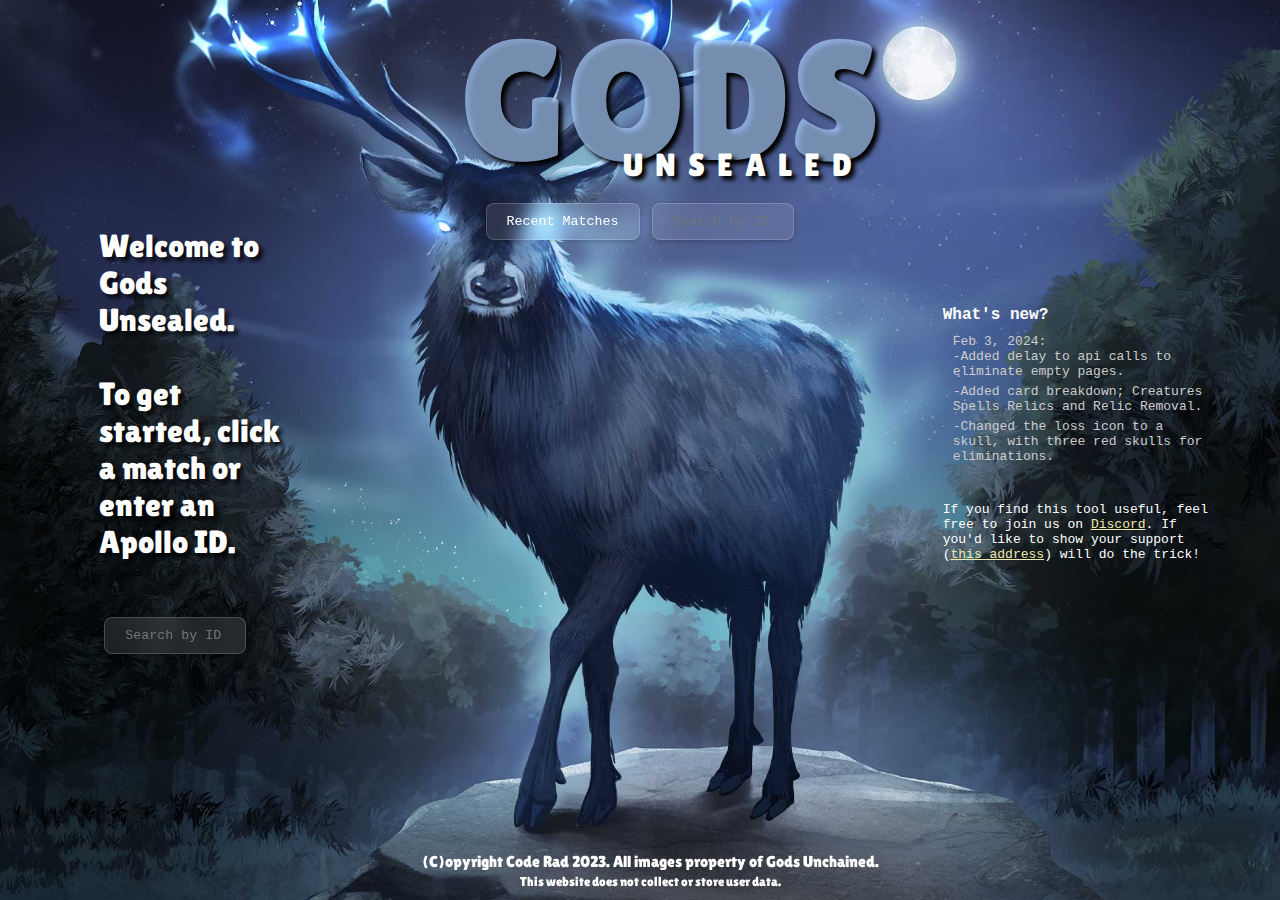
<file: index.html>
<!DOCTYPE html>
<html lang="en">

<head>
    <!-- Google tag (gtag.js) -->
    <script async src="https://www.googletagmanager.com/gtag/js?id=G-XR2TSE4W4R"></script>
    <script>
        window.dataLayer = window.dataLayer || [];
        function gtag() { dataLayer.push(arguments); }
        gtag('js', new Date());

        gtag('config', 'G-XR2TSE4W4R');
    </script>

    <meta charset="UTF-8">
    <meta http-equiv="X-UA-Compatible" content="IE=edge">
    <meta name="viewport" content="width=device-width, initial-scale=1.0">
    <meta http-equiv="Permissions-Policy" content="interest-cohort=(), user-id=()">
    <link rel="stylesheet" href="styles.css">
    <link rel="preconnect" href="https://fonts.googleapis.com">
    <link rel="preconnect" href="https://fonts.gstatic.com" crossorigin>
    <link href="https://fonts.googleapis.com/css2?family=Lilita+One&display=swap" rel="stylesheet">
    <link rel="icon" type="image/x-icon" href="images/favicon.ico">
    <title>Gods Unsealed</title>


    <script defer src="godsUnsealed.js"></script>
</head>

<body>
    <div class="container">
        <div class="panel" id="panel-left">
            <div class="welcome-container">
                <div class="welcome-content">Welcome to Gods Unsealed.<br><br>To get started, click a match or enter an
                    Apollo ID.<br><br>
                    <input class="button" type="text" id="userId" name="userId"
                        onkeypress="if (event.key === 'Enter') displayMatchList(this.value)" placeholder="Search by ID"
                        style="width: 100px;" autocomplete="on">
                </div>
            </div>
        </div>

        <div class="panel" id="panel-center">
            <div class="center-top">
                <div class="logo-container">
                    <div class="logo-top">GODS</div>
                    <div class="logo-bottom">U N S E A L E D</div>
                </div>
                <button class="button" id="recents" onclick="displayMatchList()">Recent Matches</button>

                <input class="button" type="text" id="userId" name="userId"
                    onkeypress="if (event.key === 'Enter') displayMatchList(this.value)" placeholder="Search by ID"
                    style="width: 100px;" autocomplete="on">

               <!-- <button class="button" id="threats">Threat Analysis</button> -->
            </div>

            <div class="center-bottom" id="match-list"></div>
        </div>

        <div class="panel" id="panel-right">
            <div class="notes-container"><div class="notes-content">
                <h1>What's new?</h1>
                <ul>
                  Feb 3, 2024:
                  <li>-Added delay to api calls to eliminate empty pages.</li>                  
                  <li>-Added card breakdown; Creatures Spells Relics and Relic Removal.</li>
                  <li>-Changed the loss icon to a skull, with three red skulls for eliminations.</li>
                </ul>
                <br>
                <p class="notes-call">If you find this tool useful, feel free to join us on <a href="https://discord.gg/B5Bhhdc6Pf">Discord</a>. If you'd like to show your support (<a href="#" onclick="copyToClipboard('0x6a303302f30e4b86c699c098e56b913dae8823a3')">this address</a>) will do the trick!</p>
<span id="copyNotification" style="display:none;">Copied to clipboard!</span><br><br>




            </div></div>





        </div>
    </div>

    <div class="footer">
        (C)opyright Code Rad 2023. All images property of Gods Unchained.<br>
        <small>This website does not collect or store user data.</small>
    </div>



</body>

</html>
</file>
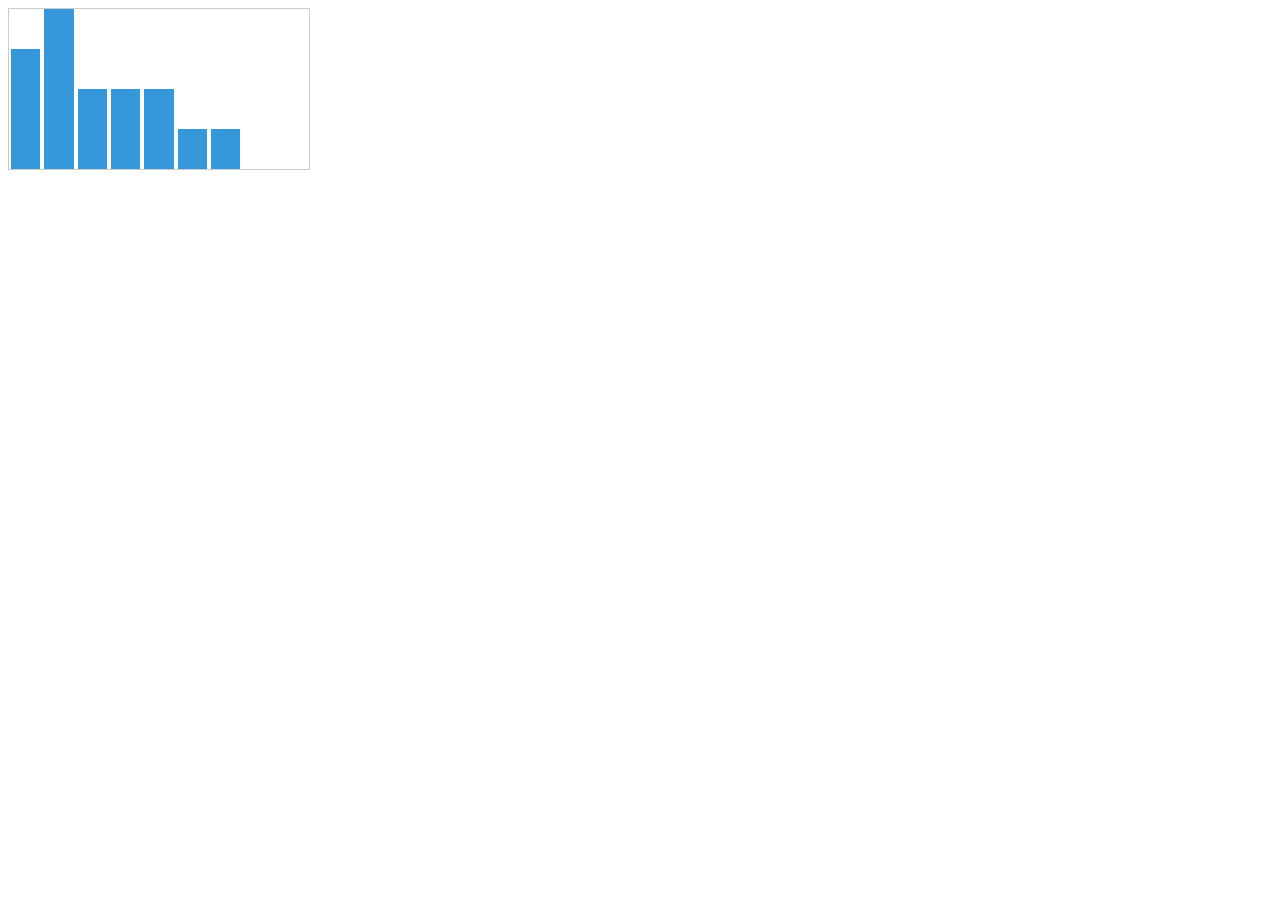
<file: docs/ref/bars.html>
<!DOCTYPE html>
<html lang="en">
<head>
  <meta charset="UTF-8">
  <meta name="viewport" content="width=device-width, initial-scale=1.0">
  <style>
    .bar-graph {
        
      width: 300px;
      /* height: 200px; */
      border: 1px solid #ccc;
      display: flex;
      flex-direction: row;
      align-items: baseline;
      /* flex-direction: column-reverse; */
    }

    .bar {
      flex: 1;
      background-color: #3498db; /* Blue color for bars */
      margin: 0 2px;
      transition: height 0.5s ease; /* Add transition effect */
    }

    /* Adjust the height of each bar based on the data (multiplied by 20) */
    .bar:nth-child(1) { height: calc(6 * 20px); }
    .bar:nth-child(2) { height: calc(8 * 20px); }
    .bar:nth-child(3) { height: calc(4 * 20px); }
    .bar:nth-child(4) { height: calc(4 * 20px); }
    .bar:nth-child(5) { height: calc(4 * 20px); }
    .bar:nth-child(6) { height: calc(2 * 20px); }
    .bar:nth-child(7) { height: calc(2 * 20px); }
    .bar:nth-child(8) { height: calc(0 * 20px); }
    .bar:nth-child(9) { height: calc(0 * 20px); }
  </style>
</head>
<body>

<div class="bar-graph">
  <div class="bar"></div>
  <div class="bar"></div>
  <div class="bar"></div>
  <div class="bar"></div>
  <div class="bar"></div>
  <div class="bar"></div>
  <div class="bar"></div>
  <div class="bar"></div>
  <div class="bar"></div>
</div>

</body>
</html>
</file>
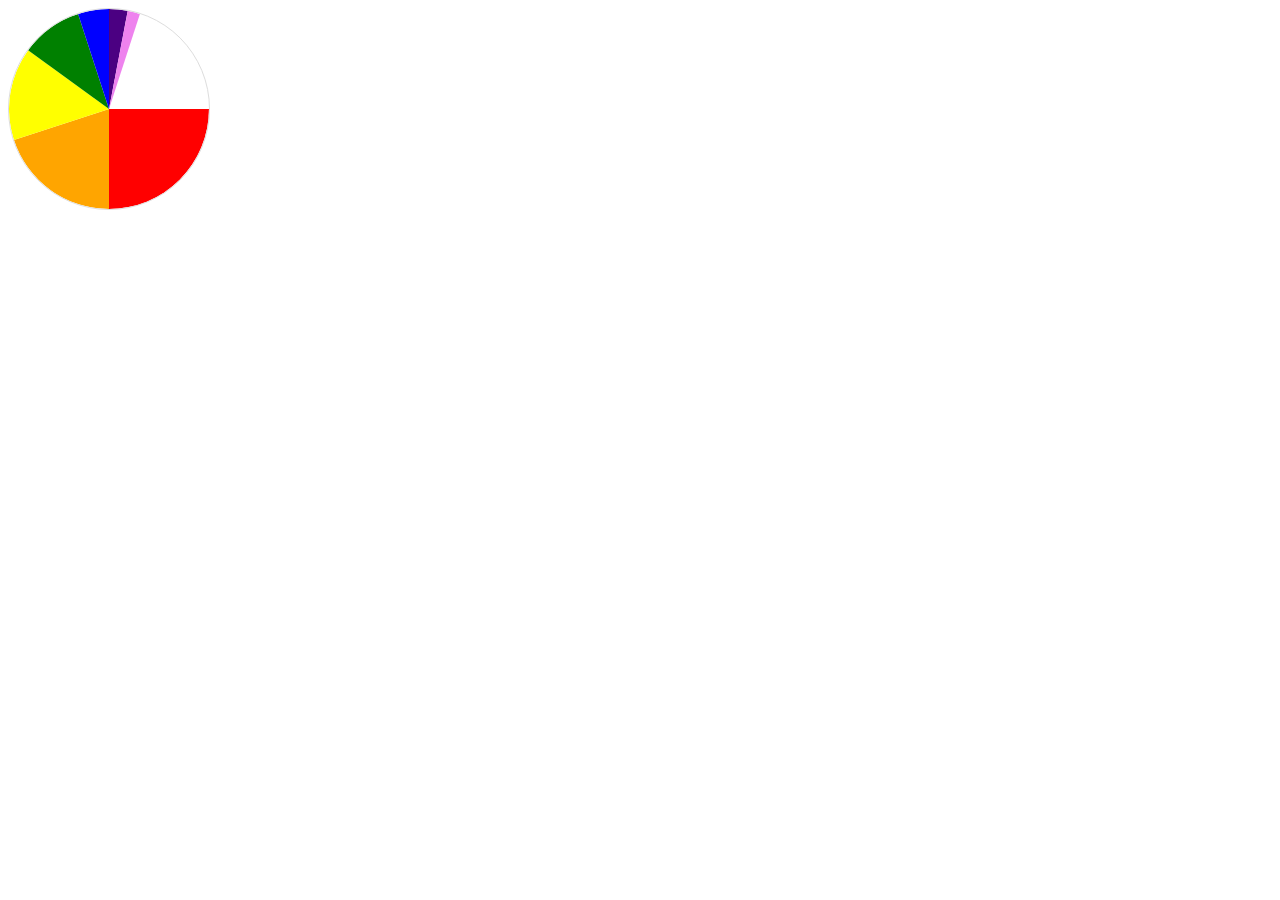
<file: docs/ref/chart2.html>
<!DOCTYPE html>
<html lang="en">
<head>
  <meta charset="UTF-8">
  <meta name="viewport" content="width=device-width, initial-scale=1.0">
  <title>Conical Pie Chart</title>
  <style>
    canvas {
      border: 1px solid #ddd;
      border-radius: 50%;
    }
  </style>
</head>
<body>
  <canvas id="conicalPieChart" width="200" height="200"></canvas>

  <script>
    function drawConicalPieChart(canvasId, percentages) {
      const canvas = document.getElementById(canvasId);
      const ctx = canvas.getContext('2d');
      const centerX = canvas.width / 2;
      const centerY = canvas.height / 2;
      const radius = Math.min(centerX, centerY);

      let startAngle = 0;

      percentages.forEach((percentage, index) => {
        const endAngle = startAngle + (percentage / 100) * (2 * Math.PI);

        const gradient = ctx.createLinearGradient(
          centerX, centerY,
          centerX + Math.cos(startAngle) * radius, centerY + Math.sin(startAngle) * radius
        );

        gradient.addColorStop(0, getGradientColor(index));
        gradient.addColorStop(1, getGradientColor(index));

        ctx.beginPath();
        ctx.moveTo(centerX, centerY);
        ctx.arc(centerX, centerY, radius, startAngle, endAngle, false);
        ctx.fillStyle = gradient;
        ctx.fill();

        startAngle = endAngle;
      });
    }

    function getGradientColor(index) {
      // Provide your color logic here, for simplicity using a set of colors
      const colors = [
        'red', 'orange', 'yellow', 'green', 'blue', 'indigo', 'violet', 'brown', 'grey'
      ];
      return colors[index % colors.length];
    }

    function getPercentage(total, value) {
      return (value / total) * 100;
    }

    // Example usage:
    const totalGames = 100; // Replace with your actual total games count
    const playerMatchInfo = {
      dominationWins: 25,
      decisiveWins: 20,
      closeCalls: 15,
      dominationLosses: 10,
      decisiveLosses: 5,
      nearMisses: 3,
      concessions: 2
      // Add more properties as needed
    };

    const percentages = [
      getPercentage(totalGames, playerMatchInfo.dominationWins),
      getPercentage(totalGames, playerMatchInfo.decisiveWins),
      getPercentage(totalGames, playerMatchInfo.closeCalls),
      getPercentage(totalGames, playerMatchInfo.dominationLosses),
      getPercentage(totalGames, playerMatchInfo.decisiveLosses),
      getPercentage(totalGames, playerMatchInfo.nearMisses),
      getPercentage(totalGames, playerMatchInfo.concessions)
      // Add more percentages as needed
    ];

    drawConicalPieChart('conicalPieChart', percentages);
  </script>
</body>
</html>
</file>
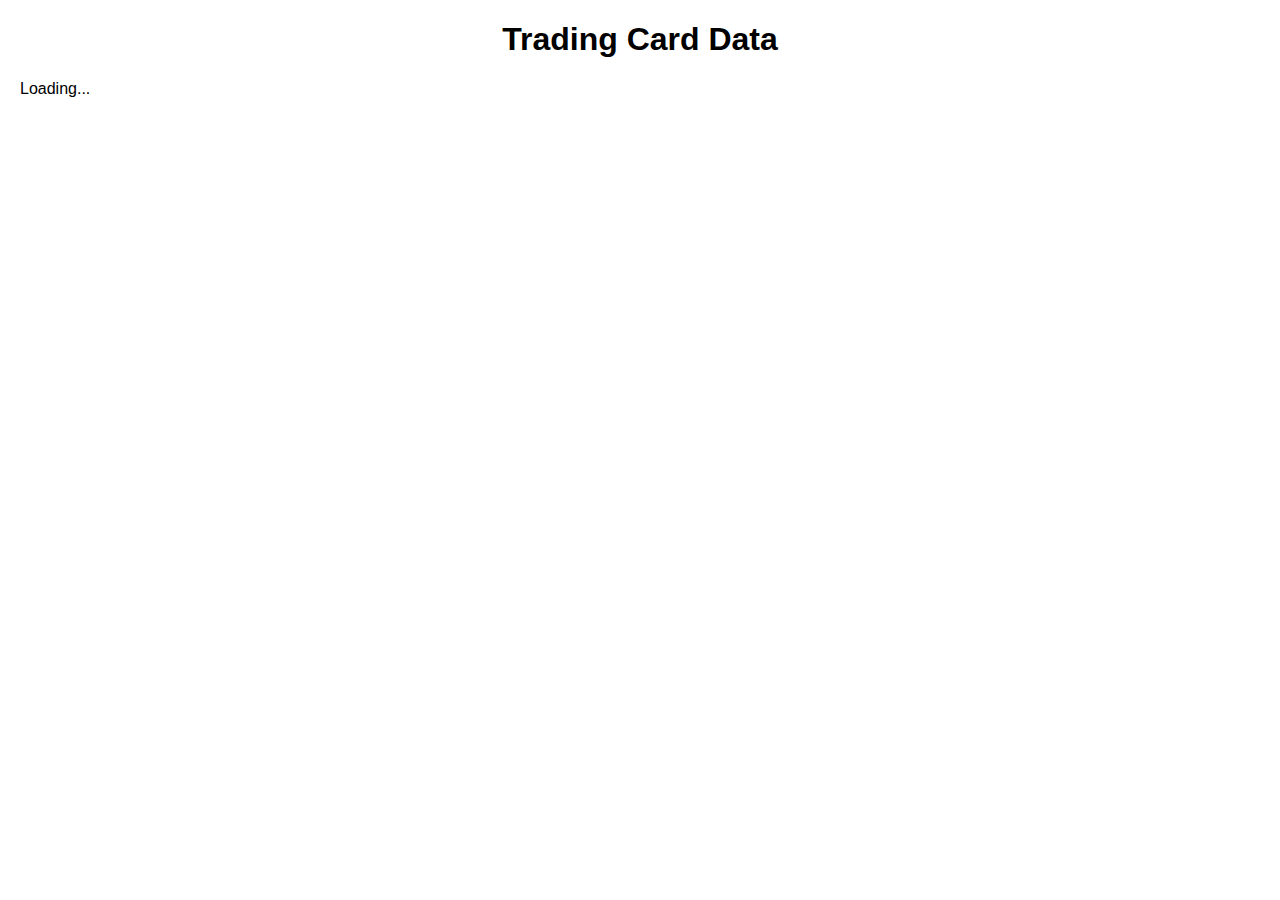
<file: docs/ref/vue.html>
<!DOCTYPE html>
<html lang="en">
<head>
    <meta charset="UTF-8">
    <meta name="viewport" content="width=device-width, initial-scale=1.0">
    <title>Trading Card Data</title>
</head>
<body>

<!-- HTML container for displaying cards -->
<div id="app">
    <h1>Trading Card Data</h1>

    <!-- Display each card as a modern formatted item -->
    <div id="cardContainer"></div>

    <!-- Show a loading message while data is being fetched -->
    <p id="loadingMessage">Loading...</p>

    <!-- Button to load more cards -->
    <button id="loadMoreButton" style="display: none;" onclick="loadMore()">Load More</button>
</div>

<script>
    // Initialize variables
    let cards = [];
    let visibleCards = [];
    let loading = true;
    let itemsPerPage = 10;
    let currentPage = 1;

    // Fetch data from the provided URL
    fetch('https://coderad.github.io/godsunsealed/cardDatabase.json')
        .then(response => response.json())
        .then(data => {
            cards = data;
            loading = false;
            loadMore();
        })
        .catch(error => {
            console.error('Error fetching data:', error);
            loading = false;
        });

    function loadMore() {
        const startIndex = (currentPage - 1) * itemsPerPage;
        const endIndex = startIndex + itemsPerPage;

        // Render visible cards
        visibleCards = cards.slice(0, endIndex);

        // Render cards in the DOM
        const cardContainer = document.getElementById('cardContainer');
        cardContainer.innerHTML = visibleCards.map(renderCard).join('');

        // Update current page
        currentPage++;

        // Show or hide the "Load More" button
        const loadMoreButton = document.getElementById('loadMoreButton');
        loadMoreButton.style.display = (visibleCards.length < cards.length) ? 'block' : 'none';
    }

    function renderCard(card) {
        return `
            <div class="card-item">
                <h2>${card.name}</h2>
                <p><strong>Effect:</strong> ${card.effect}</p>
                <p><strong>God:</strong> ${card.god}</p>
                <p><strong>Rarity:</strong> ${card.rarity}</p>
                <p><strong>Mana:</strong> ${card.mana}</p>
                <p><strong>Attack:</strong> ${card.attack?.Int64 || 'N/A'}</p>
                <p><strong>Health:</strong> ${card.health?.Int64 || 'N/A'}</p>
                <p><strong>Type:</strong> ${card.type}</p>
                <p><strong>Set:</strong> ${card.set}</p>
                <p><strong>Collectable:</strong> ${card.collectable ? 'Yes' : 'No'}</p>
                <hr>
            </div>
        `;
    }
</script>

<!-- Add some basic styling for better presentation -->
<style>
    body {
        font-family: 'Arial', sans-serif;
        margin: 20px;
    }

    h1 {
        text-align: center;
    }

    .card-item {
        border: 1px solid #ccc;
        padding: 10px;
        margin-bottom: 10px;
    }

    button {
        margin-top: 10px;
        padding: 5px 10px;
    }
</style>

</body>
</html>
</file>
<file: styles.css>
/* uncomment the next line to add outlines on everything for testing */
/* * { outline: 1px solid rgb(97, 97, 97) }      */

/* #region main template */
body {
  margin: 0;
  overflow: hidden;
  background-color: #000;
  background-image: url('images/background.jpg');
  background-size: cover;
  background-position-x: center;
  background-position-y: 80%;
  background-repeat: no-repeat;
  font-family: 'Lilita One', sans-serif;
  color: #FFFFFF;
}

.container {
  display: flex;
  height: 100vh;
  width: 100hw;
}

.panel {
  flex: 1;
}

#panel-left {
  max-width: 31%;
}

#panel-center {
  display: flex;
  flex-direction: column;
  margin-bottom: 40px;
  max-width: 38%;
}

#panel-right {
  max-width: 31%;
}

.footer {
  position: fixed;
  bottom: 0;
  left: 0;
  width: 100%;
  color: #fff;
  padding: 10px;
  text-align: center;
}

/* #endregion */

/* #region general elements */
.button {
  background: rgba(255, 255, 255, 0.1);
  backdrop-filter: blur(0.5rem);
  border: 1px solid rgba(255, 255, 255, 0.18);
  box-shadow: 0 2px 4px rgba(0, 0, 0, 0.2);
  font-family: 'Courier New', Courier, monospace;
  color: #fff;
  padding: 10px 20px;
  border-radius: 8px;
  margin: 20px 5px;
}

.button:hover {
  background-color: rgba(255, 255, 255, 0.4);
  scale: 110%;
}

.debug-panel {
  font-family: 'Courier New', Courier, monospace;
  background-color: #000;
  color: chartreuse;
  padding: auto;
  text-justify: left;
  font-size: 0.8em;
}

.welcome-container {
  width: 100%;
  height: 100%;
  display: flex;
  justify-content: center;
  align-items: center;
  /* outline: 2px solid #FFF; */
}

.welcome-content {
  font-size: xx-large;
  width: 50%;
  text-shadow: 4px 4px 4px rgba(0, 0, 0, 0.8);
}

.notes-container {
  width: 100%;
  height: 100%;
  display: flex;
  justify-content: center;
  align-items: center;


}

.notes-content {
  font-family: 'Courier New', Courier, monospace;
  font-size: small;
  color: #CCC;
  margin: 12%;
  padding: 3%;
  border-radius: 3%;
  /* background-color: #00000030; */
}

.notes-content h1 {
  color: #FFFFFF;
  font-size: medium;

}

.notes-content ul {
  list-style: none; /* Remove default bullet points */
  padding: 0; /* Remove default padding */
  margin: 10px; /* Remove default margin */
}

.notes-content li {
  margin-bottom: 5px; /* Adjust the margin between list items as needed */
    /* background-color: #00000030; */
}

.notes-call {
  color: #FFFFFF;
}

.notes-content a:link,
.notes-content a:visited
{
  color: palegoldenrod;
}

/* #endregion */

/* #region player card */
.player-card {
  background-position: bottom left;
  background-repeat: no-repeat;
  height: 94vh;
  display: flex;
  flex-direction: column;
  justify-content: flex-start;
  border-radius: 20px;
  margin: 30px;
  position: relative;
  outline: rgba(255, 255, 255, 0.2) solid 4px;
  outline-offset: -15px;
}

.player-matchlist-button {
  margin-top: -20px;
  margin-bottom: 20px;
  margin-right: 20px;
  margin-left: auto;
  font-family: 'Lilita One';
  font-size: large
  /* padding: 10px 20px; */
}

.player-matchlist-button:hover {
  scale: 101%;
}

.portrait-container {
  display: flex;
  margin-top: auto;
  overflow: hidden;
}

.portrait {
  position: absolute;
  bottom: 0;
  width: 100%;
  pointer-events: none;
}

/* #endregion */

/* #region player overview */

.player-overview {

  display: flex;
  position: relative;
  /* width: 100%; */
  height: 175px;
  /* box-sizing: content-box; */
  text-shadow: 4px 4px 4px rgba(0, 0, 0, 0.8);
  margin: 40px;
}

.player-overview-name {

  position: absolute;
  top: 0;
  left: 0;

  font-size: 30pt;
}

.player-overview-userid {

  position: absolute;
  top: 40px;
  left: 10px;

  font-size: x-large;

}

.player-overview-rank {

  position: absolute;
  right: 0;
  bottom: -20px;
  font-size: 60pt;

}

.player-overview-level {

  position: absolute;
  left: 20px;
  top: 60px;

  font-size: xx-large;

}

.player-overview-gp {
  position: absolute;
  top: 0;
  right: 0;
  border-radius: 50%;
  width: 40%;
  height: auto;
  box-shadow: 4px 4px 4px rgba(0, 0, 0, 0.8);

}

.bar-graph {
  width: 300px;
  height: 150px;
  display: flex;
  flex-direction: row;
  align-items: baseline;
}

.bar {
  flex: 1;
  margin: 0 2px;
  opacity: 0.3;
  transition: height 1.5s ease;
}

.circle-container {
  position: absolute;
  bottom: -40px;
  left: 0;
  display: flex;
  justify-content: flex-start;
  align-items: flex-end;
}

.circle {
  width: 80px;
  height: 80px;
  border-radius: 50%;
  overflow: hidden;
  margin-right: -4px;
  box-shadow: 4px 4px 4px rgba(0, 0, 0, 0.8);
}

.zoomed-image {
  width: 100%;
  height: 100%;
  object-fit: cover;
  transition: transform 4.5s ease;
  scale: 1.1;
  /* transform: scale(1.1) translateY(20%); */
}

.circle:hover .zoomed-image {
  transform: scale(1.2);
}

/* #endregion */

/* #region player card tabs */

.tabs {
  display: flex;
  margin-top: 20px;
  margin-left: 40px;
  margin-right: 20px;
  gap: 2px;
}

.tab-button {
  background: rgba(255, 255, 255, 0.1);
  backdrop-filter: blur(0.5rem);
  border: none;
  font-family: 'Lilita One', sans-serif;
  font-size: larger;
  padding: 0 0.6rem 0;
  cursor: pointer;
  border-radius: 0.3rem 0.3rem 0 0;
  color: #222;
}

.tab-button.active {
  background-color: rgba(255, 255, 255, 0.2);
  backdrop-filter: blur(0.5rem);
  border-bottom: 0px solid #fff;
  color: chartreuse;
}

.tab-content {
  display: none;
  background: rgba(255, 255, 255, 0.1);
  backdrop-filter: blur(0.5rem);
  padding: 0;
  margin: 0.6rem 1.5rem;
}

.tab-rule {
  background-color: rgba(255, 255, 255, 0.2);
  backdrop-filter: blur(0.5rem);
  padding: 0.3rem;
  margin: -0.6rem -0.2rem;
  border-radius: 0.8rem;
  border: none;
}

.tab-content.active {
  display: block;
}
/* #endregion */

/* #region tab stats */

.stats-container {
  display: block;
  margin: 3rem 0;
  padding: 0 1.5rem;
  z-index: 99;
}

.sealed-count {
  vertical-align: middle;
  font-size: 3rem;
  margin-right: 0.4rem;
  text-shadow: 4px 4px 4px rgba(0, 0, 0, 0.8);
  color: beige;
}

.chart-container {
  display: flex;
  align-items: center;
  justify-content: space-evenly;
  flex-direction: row;
  margin-top: 1.1rem;
  /* outline: 2px solid yellow; */
}

.legend {
  display: flex;
  flex-direction: column;
  margin-right: 20px;
}

.legend-item {
  display: flex;
  align-items: center;
  margin-right: 0.3rem;
  font-family: 'Courier New', Courier, monospace;
  font-size: 0.7rem;
  color: chartreuse;
  /* outline: 2px solid #fff; */
  /* box-shadow:  4px 4px 4px rgba(0, 0, 0, 0.8); */
}

.legend-color {
  width: 0.5rem;
  height: 1.3rem; 
  margin-right: 0.3rem; 
  box-shadow: 4px 4px 4px rgba(0, 0, 0, 0.8);
}

canvas {
  box-shadow: 4px 4px 4px rgba(0, 0, 0, 0.8);
  border-radius: 50%;

}

/* #endregion */

/* #region card list */
.card-list-container {
  display: flex;
  justify-content: center;
  width: 100%;
  margin: 20px 0;
}

.totals-container {
  width: 100%;
  text-align: center;
  /* padding: 10px; */
  font-family:'Courier New', Courier, monospace;
  color: chartreuse;
  font-size: small;
  /* border: chartreuse 1px solid; */
  /* background-color: #00000066; */
  border-radius: 10px;
  margin: 5px;
}

.card-list {
  display: flex;
  flex-wrap: wrap;
  justify-content: center;
}

.card-container {
  position: relative;
  display: inline-block;
}

.card-element {
  height: 46px;
  width: 46px;
  border-radius: 50%;
  margin: 3px;
  transition: transform 0.4s;
  position: relative;
  box-shadow: 4px 4px 4px rgba(0, 0, 0, 0.8);
  background-size: cover;
}

.card-element:hover {
  transform: scale(2.5);
  z-index: 1;
  outline: 1px solid yellow;
}

.legendary-overlay {
  position: absolute;
  top: -5px;
  left: -5px;
  width: 56px;
  height: 56px;
  pointer-events: none;
  transition: transform 0.5s; 
  background-size: cover;
}

.legendary-overlay:hover {
  transform: scale(2.5);
  z-index: 1;
}
/* #endregion */

/* #region card modal */
.card-modal {
  position: fixed;
  top: 50%;
  left: 50%;
  transform: translate(-50%, -50%);
  width: 30%;
  /* height: auto;  */
  height: 100%;
  /* max-width: 400px; */
  padding: 20px;
  background-color: rgba(0, 0, 0, 0.9);
  /* border-radius: 20px; */
  z-index: 1000;
}


.modal-content {
  position: relative;
  top: 40px;
}

.close-modal {
  position: absolute;
  top: 0;
  right: 10px;
  font-size: 50px;
  cursor: pointer;
  color: white;
}

.close-modal:hover {
  color: red;
  /* Change color on hover if desired */
}

.card-image {
  /* Add styles for the card image if needed */
  max-width: 100%;
  /* Ensure the image doesn't overflow its container */
}

.buy-links {
  display: flex;
  justify-content: space-between;
  margin-top: 10px;
}

.buy-link {
  width: 50px;
  height: 50px;
  /* top: 20px; */
  margin: 30px;
  background-size: cover;
  display: inline-block;
  transition: transform 0.2s ease-out;
  color: beige;
  text-align: center;
}

.buy-link:hover {
  transform: scale(1.4);
}


/* #endregion */

/* #region center top */
.center-top {
  background-color: #dcdcdc00;
  text-align: center;
  height: 30%;
}

.logo-top {
  color: rgba(170, 207, 255, 0.685);
  font-size: 128pt;
  text-shadow: 4px 4px 4px #000;
  padding: 2px;
  text-align: right;

}

.logo-bottom {
  font-size: 24pt;
  text-align: right;
  letter-spacing: 3px;
  margin-right: 28px;
  margin-top: -54px;
  color: rgba(100, 150, 15, 1);
  color: white;
  text-shadow: 4px 4px 4px #000;
}

/* #endregion */

/* #region match list */
.center-bottom {
  justify-content: center;
  /* align-items: center;   */
  margin-bottom: 35px;
  margin-top: 20px;
}

#match-list {
  display: flex;
  flex-direction: column;
  justify-content: flex-start;
  align-items: center;
  overflow-y: scroll;
  overflow-x: hidden;
}

@keyframes dropIn {
  0% {
    transform: translateY(-80px);
    /* scale: 90%; */
    opacity: 0;
  }



  100% {
    transform: translateY(0);
    opacity: 1;
    scale: 100%;
  }
}

.match-banner {
  animation: dropIn 0.5s ease-in;
}

.match-banner {
  margin-bottom: 10px;
  padding-bottom: 15px;
  border-radius: 10px;
  justify-content: center;
  align-items: center;
  margin-left: 16px;
  margin-right: 16px;
  position: relative;
}

.match-banner:hover {
  scale: 105%;
}

.match-banner.active {
  color: chartreuse;
  scale: 105%;
}

.match-banner:hover .user-list-text {
  color: chartreuse;
}

.match-banner:active .user-list-text {
  color: yellow;
}

.match-banner-panel {
  display: flex;

}

.banner-right {
  flex-direction: row-reverse;
}

.banner-top {
  display: flex;
  justify-content: center;
  align-items: center;
}

.panel-container {

  display: flex;
  gap: 5px;
}

.match-info {
  border-radius: 5px;
  width: fit-content;
  color: chartreuse;
  padding: 2px;
  text-align: center;
  font-family: 'Courier New', Courier, monospace;
  font-size: 0.7em;
  margin-bottom: -5px;
}

.godpower-list {
  background-image: url(https://images.godsunchained.com/art2/250/100113.webp);
  background-size: cover;
  width: 50px;
  height: 50px;
  border-radius: 50%;
  display: flex;
  z-index: 1;
}

.rank {
  color: white;
  font-size: 1.3em;
  font-family: 'Lilita One', sans-serif;
  text-shadow:
    -2px -2px 0 black,
    0 -2px 0 black,
    2px -2px 0 black,
    2px 0 0 black,
    2px 2px 0 black,
    0 2px 0 black,
    -2px 2px 0 black,
    -2px 0 0 black;
  z-index: 1;
  margin-top: -2px;
}

.rank-right {
  margin-left: auto;
  margin-right: 0px;
}

.god-tag {
  width: 13px;
  height: 20px;
  position: absolute;

  outline: 1px solid black;
  border-radius: 3px;
}

#god-tag-1 {
  top: 49px;
  left: 1px;
}

#god-tag-2 {
  top: 50px;
  left: 9px;
}

#god-tag-3 {
  top: 50px;
  left: 19px;
}

#god-tag-1-right {
  top: 49px;
  right: 1px;
}

#god-tag-2-right {
  top: 50px;
  right: 9px;
}

#god-tag-3-right {
  top: 50px;
  right: 19px;
}

.list-bar {
  background-color: rgba(0, 0, 0, 0.418);
  width: 235px;
  height: 20px;
  margin-top: 5px;
  margin-right: 0px;
  margin-left: -15px;
  justify-content: flex-end;
  display: flex;
  padding-left: 10px;
  padding-right: 10px;
}

.bar-right {
  justify-content: flex-end;
  margin-left: 0px;
  margin-right: -15px;
  flex-direction: row-reverse;
}

.user-list-text {
  color: rgb(124, 170, 255);
  font-size: 1em;
  text-align: right;
}

.text-right {
  text-align: left;
}

.lost-match,
.won-matches,
.winrate {
  display: flex;
  height: 20px;
  width: 20px;
  margin: 2px;
  margin-top: 10px;
  border-radius: 50%;
  font-family: 'Lilita One', sans-serif;
  justify-content: center;
  align-items: center;
}

.winrate-right {
  flex-direction: row-reverse;
}

.lost-match {
  /* background-color: rgb(158, 39, 39); */
  color: black;
  font-size: 1.3em;
}

.lost-match-icon {
  height: 20px;
  width: 18px;
  /* border-radius: 50%; */
  justify-content: center;
  align-items: center;
}


.won-matches {
  color: gold;
  font-size: 1.4em;
  text-shadow:
    -2px -2px 0 black,
    0 -2px 0 black,
    2px -2px 0 black,
    2px 0 0 black,
    2px 2px 0 black,
    0 2px 0 black,
    -2px 2px 0 black,
    -2px 0 0 black;
  margin-left: 5px;
  margin-right: 5px;
}

.winrate {
  background-color: rgb(236, 204, 162);
  width: 80px;
  color: black;
  border-radius: 5px;
  font-size: 1em;
}

/* #endregion */

/* #region scrollbar */
/* For Webkit Browsers (Chrome, Safari) */
#match-list::-webkit-scrollbar {
  width: 4px;
}

#match-list::-webkit-scrollbar-thumb {
  background-color: #7b88d18f;
  /* Scrollbar thumb color */
  border-radius: 6px;
}

#match-list::-webkit-scrollbar-track {
  background-color: #f1f1f13f;
  /* Scrollbar track color */
}

#match-list::-webkit-scrollbar-thumb:hover {
  background-color: #6f45a069;
  /* Change color on hover */
}

/* #endregion */
</file>
